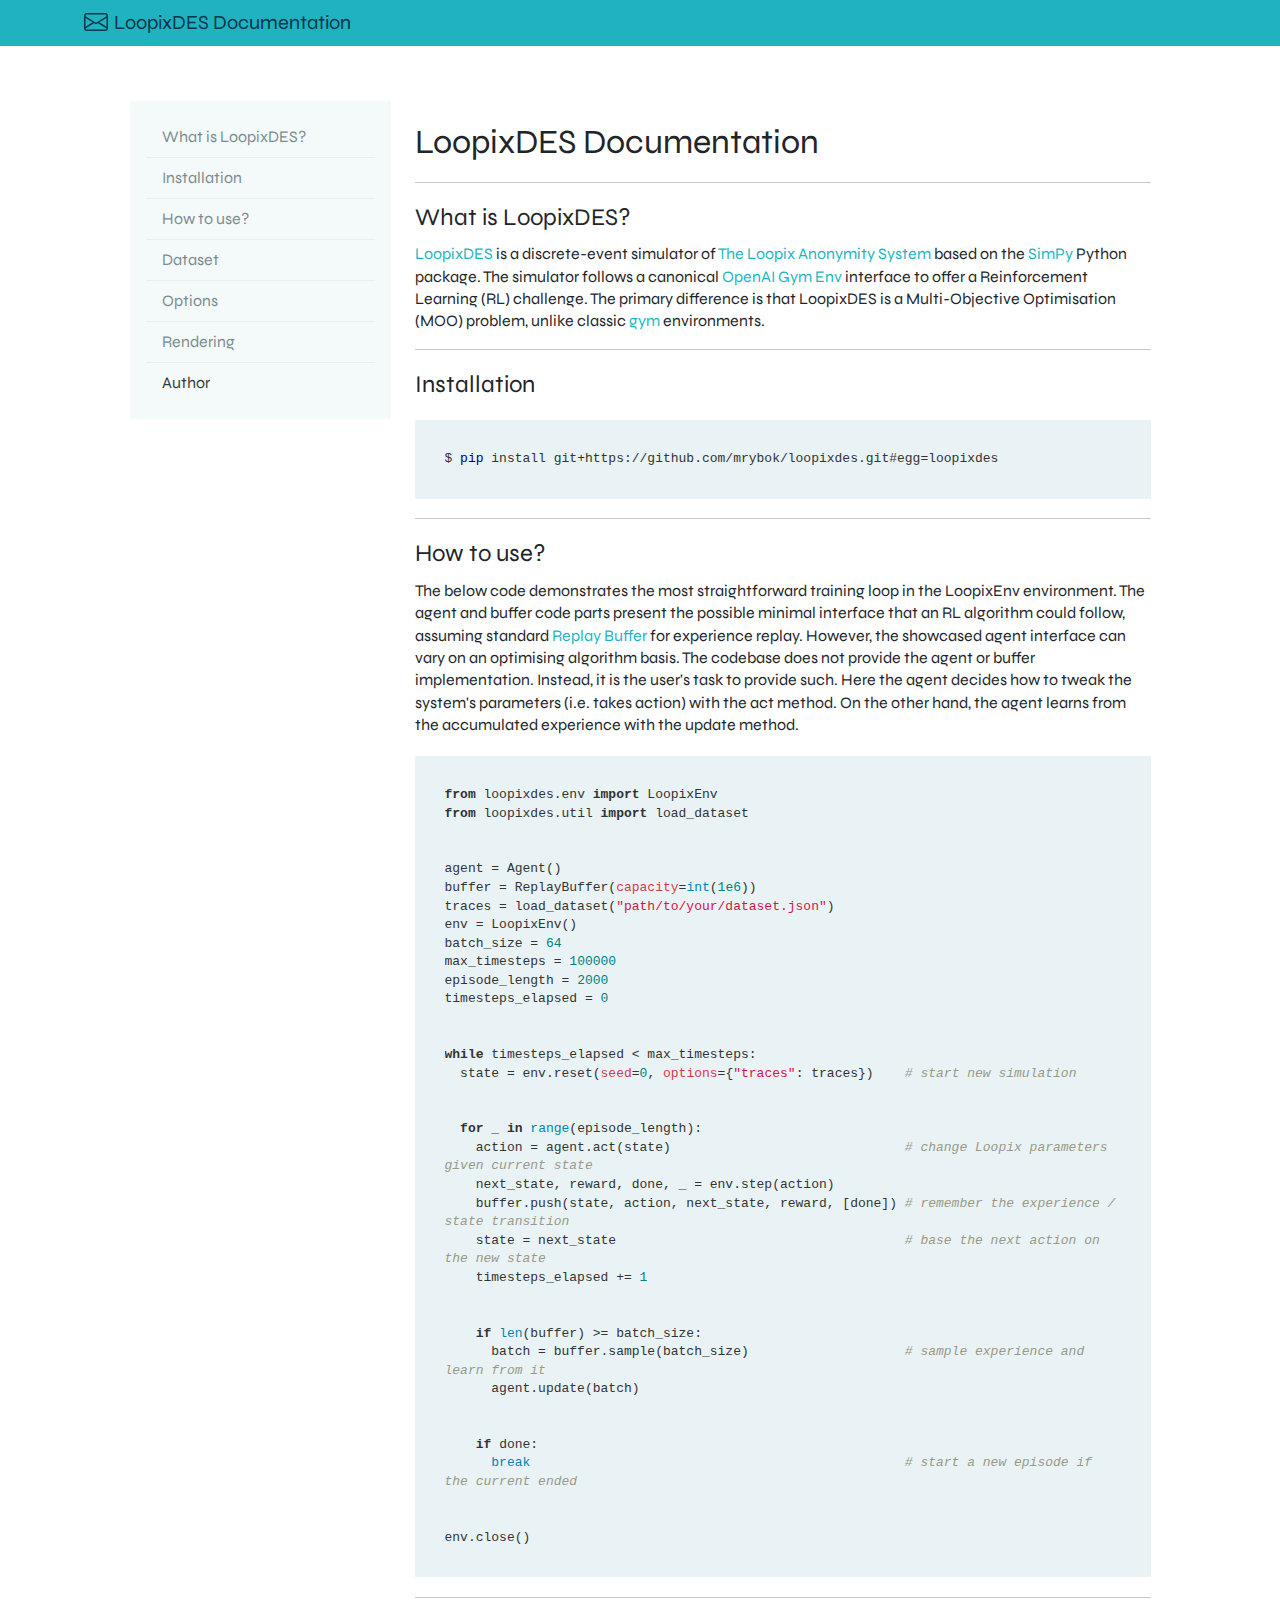
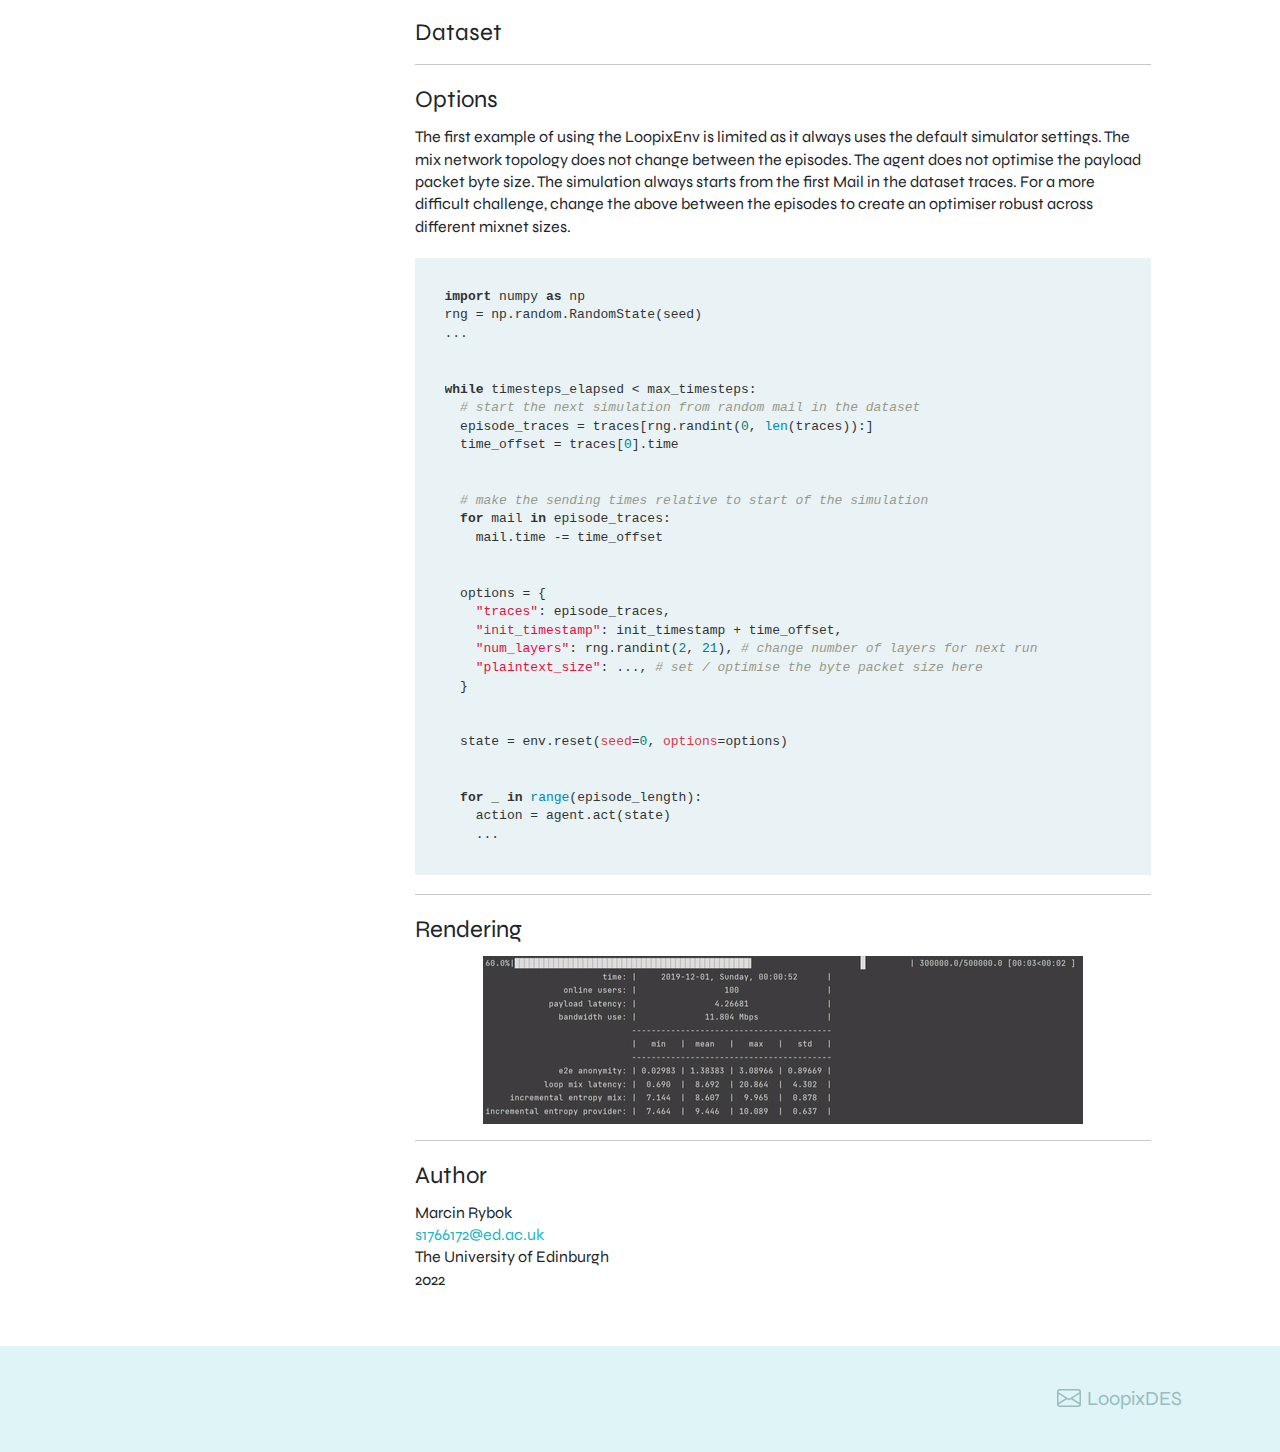
<file: docs/index.html>
<!doctype html>
<html lang="en">
  <head>
    <meta charset="utf-8">
    <meta name="viewport" content="width=device-width, initial-scale=1">
    <link href="./bootstrap/css/bootstrap.css" rel="stylesheet" crossorigin="anonymous">
    <link href="./highlight/styles/github.min.css" rel="stylesheet" crossorigin="anonymous">
    <link rel="preconnect" href="https://fonts.googleapis.com">
    <link rel="preconnect" href="https://fonts.gstatic.com" crossorigin>
    <link href="https://fonts.googleapis.com/css2?family=Syne&display=swap" rel="stylesheet">
    <link href="style.css" rel="stylesheet">
    <link rel="icon" type="image/x-icon" href="envelope.svg">

    <title>LoopixDES</title>
  </head>
  <body>
    <nav class="navbar" style="background-color: #20B2BF;">
      <div class="container">
        <div class="col-xs-6">
          <a class="navbar-brand" href="#" style="color: #00384d;">
            <svg xmlns="http://www.w3.org/2000/svg" width="28" height="28" fill="currentColor" class="bi bi-envelope pb-1" viewBox="0 0 16 16">
              <path d="M0 4a2 2 0 0 1 2-2h12a2 2 0 0 1 2 2v8a2 2 0 0 1-2 2H2a2 2 0 0 1-2-2V4Zm2-1a1 1 0 0 0-1 1v.217l7 4.2 7-4.2V4a1 1 0 0 0-1-1H2Zm13 2.383-4.708 2.825L15 11.105V5.383Zm-.034 6.876-5.64-3.471L8 9.583l-1.326-.795-5.64 3.47A1 1 0 0 0 2 13h12a1 1 0 0 0 .966-.741ZM1 11.105l4.708-2.897L1 5.383v5.722Z"/>
            </svg>
            LoopixDES Documentation
          </a>
        </div>
      </div>
    </nav>


    <div class="container">
      <div style="padding: 55px 0;">
        <div class="row justify-content-center">
          <div class="col-md-3">
            <nav id="scrollspy" class="navbar sticky-top flex-column align-items-stretch p-3" style="background-color: #f4f9fa;">
              <nav class="nav nav-pills flex-column">
                <a class="nav-link" href="#item-1">What is LoopixDES?</a>
                <hr>
                <a class="nav-link" href="#item-2">Installation</a>
                <hr>
                <a class="nav-link" href="#item-3">How to use?</a>
                <hr>
                <a class="nav-link" href="#item-4">Dataset</a>
                <hr>
                <a class="nav-link" href="#item-5">Options</a>
                <hr>
                <a class="nav-link" href="#item-6">Rendering</a>
                <hr>
                <a class="nav-link" href="#item-7">Author</a>
              </nav>
            </nav>
          </div>
          <div class="col-md-8" data-bs-spy="scroll" data-bs-target="#scrollspy" data-bs-offset="0" tabindex="0" style="position: relative;">
            <h1>
              LoopixDES Documentation
            </h1>
            <hr>
            <h2 id="item-1">
              What is LoopixDES?
            </h2>
            <p>
              <a href="https://github.com/Marti242/loopixdes">LoopixDES</a> is a discrete-event simulator of <a href="https://www.usenix.org/conference/usenixsecurity17/technical-sessions/presentation/piotrowska">The Loopix Anonymity System</a> based on the <a href="https://simpy.readthedocs.io/en/latest/index.html">SimPy</a> Python package.
              The simulator follows a canonical <a href="https://gym.openai.com/">OpenAI Gym</a> <a href="https://github.com/openai/gym/blob/master/gym/core.py">Env</a> interface to offer a Reinforcement Learning (RL) challenge.
              The primary difference is that LoopixDES is a Multi-Objective Optimisation (MOO) problem, unlike classic <a href="https://github.com/openai/gym">gym</a> environments.
            </p>
            <hr>
            <h2 id="item-2">
              Installation
            </h2>
            <pre class="highlight"><code class="hljs bash">$ <span class="hljs-attribute">pip</span> install git+https://github.com/mrybok/loopixdes.git#egg=loopixdes</code></pre>
            <hr>
            <h2 id="item-3">
              How to use?
            </h2>
            <p>
              The below code demonstrates the most straightforward training loop in the <span class="highlighter-rouge">LoopixEnv</span> environment.
              The agent and buffer code parts present the possible minimal interface that an RL algorithm could follow, assuming standard <a href="https://arxiv.org/abs/1511.05952">Replay Buffer</a> for experience replay.
              However, the showcased agent interface can vary on an optimising algorithm basis.
              The codebase does not provide the agent or buffer implementation.
              Instead, it is the user's task to provide such.
              Here the agent decides how to tweak the system's parameters (i.e. takes action) with the <span class="highlighter-rouge">act</span> method.
              On the other hand, the agent learns from the accumulated experience with the <span class="highlighter-rouge">update</span> method.
            </p>
            <pre class="highlight"><code class="hljs python"><span class="hljs-keyword">from</span> loopixdes.env <span class="hljs-keyword">import</span> LoopixEnv</code><code class="hljs python"><span class="hljs-keyword">from</span> loopixdes.util <span class="hljs-keyword">import</span> load_dataset</code>
              <code class="hljs python">agent = Agent()</code><code class="hljs python">buffer = ReplayBuffer(<span class="hljs-doctag">capacity</span>=<span class="hljs-built_in">int</span>(<span class="hljs-number">1e6</span>))</code><code class="hljs python">traces = load_dataset(<span class="hljs-string">"path/to/your/dataset.json"</span>)</code><code class="hljs python">env = LoopixEnv()</code><code class="hljs python">batch_size = <span class="hljs-number">64</span></code><code class="hljs python">max_timesteps = <span class="hljs-number">100000</span></code><code class="hljs python">episode_length = <span class="hljs-number">2000</span></code><code class="hljs python">timesteps_elapsed = <span class="hljs-number">0</span></code>
              <code class="hljs python"><span class="hljs-keyword">while</span> timesteps_elapsed < max_timesteps:</code><span class="d-none d-xl-block"><code class="hljs python">  state = env.reset(<span class="hljs-doctag">seed</span>=<span class="hljs-number">0</span>, <span class="hljs-doctag">options</span>={<span class="hljs-string">"traces"</span>: traces})    <span class="hljs-comment"># start new simulation</span></code>
              <code class="hljs python">  <span class="hljs-keyword">for</span> _ <span class="hljs-keyword">in</span> <span class="hljs-built_in">range</span>(episode_length):</code><code class="hljs python">    action = agent.act(state)                              <span class="hljs-comment"># change Loopix parameters given current state</span></code><code class="hljs python">    next_state, reward, done, _ = env.step(action)</code><code class="hljs python">    buffer.push(state, action, next_state, reward, [done]) <span class="hljs-comment"># remember the experience / state transition</span></code><code class="hljs python">    state = next_state                                     <span class="hljs-comment"># base the next action on the new state</span></code><code class="hljs python">    timesteps_elapsed += <span class="hljs-number">1</span></code>
              <code class="hljs python">    <span class="hljs-keyword">if</span> <span class="hljs-built_in">len</span>(buffer) >= batch_size:</code><code class="hljs python">      batch = buffer.sample(batch_size)                    <span class="hljs-comment"># sample experience and learn from it</span></code><code class="hljs python">      agent.update(batch)</code>
              <code class="hljs python">    <span class="hljs-keyword">if</span> done:</code><code class="hljs python">      <span class="hljs-built_in">break</span>                                                <span class="hljs-comment"># start a new episode if the current ended</span></code></span><span class="d-xl-none"><code class="hljs python">  <span class="hljs-comment"># start new simulation</span></code><code class="hljs python">  state = env.reset(<span class="hljs-doctag">seed</span>=<span class="hljs-number">0</span>, <span class="hljs-doctag">options</span>={<span class="hljs-string">"traces"</span>: traces})</code>
              <code class="hljs python">  <span class="hljs-keyword">for</span> _ <span class="hljs-keyword">in</span> <span class="hljs-built_in">range</span>(episode_length):</code><code class="hljs python">    action = agent.act(state) <span class="hljs-comment"># change Loopix parameters given current state</span></code><code class="hljs python">    next_state, reward, done, _ = env.step(action)</code><code class="hljs python">    <span class="hljs-comment"># remember the experience / state transition</span></code><code class="hljs python">    buffer.push(state, action, next_state, reward, [done])</code><code class="hljs python">    state = next_state <span class="hljs-comment"># base the next action on the new state</span></code><code class="hljs python">    timesteps_elapsed += <span class="hljs-number">1</span></code>
              <code class="hljs python">    <span class="hljs-keyword">if</span> <span class="hljs-built_in">len</span>(buffer) >= batch_size:</code><code class="hljs python">      batch = buffer.sample(batch_size) <span class="hljs-comment"># sample experience and learn from it</span></code><code class="hljs python">      agent.update(batch)</code>
              <code class="hljs python">    <span class="hljs-keyword">if</span> done:</code><code class="hljs python">      <span class="hljs-built_in">break</span> <span class="hljs-comment"># start a new episode if the current ended</span></code></span>
              <code class="hljs python">env.close()</code></pre>
            <hr>
            <h2 id="item-4">
              Dataset
            </h2>
            <hr>
            <h2 id="item-5">
              Options
            </h2>
            <p>
              The first example of using the <span class="highlighter-rouge">LoopixEnv</span> is limited as it always uses the default simulator settings.
              The mix network topology does not change between the episodes.
              The agent does not optimise the payload packet byte size.
              The simulation always starts from the first <span class="highlighter-rouge">Mail</span> in the dataset traces.
              For a more difficult challenge, change the above between the episodes to create an optimiser robust across different mixnet sizes.
            </p>
            <p>

            </p>
            <pre class="highlighte"><code class="hljs python"><span class="hljs-keyword">import</span> numpy <span class="hljs-keyword">as</span> np</code><code class="hljs python">rng = np.random.RandomState(seed)</code><code class="hljs python">...</code>
              <code class="hljs python"><span class="hljs-keyword">while</span> timesteps_elapsed < max_timesteps:</code><code class="hljs python"><span class="hljs-comment">  # start the next simulation from random mail in the dataset</span></code><code class="hljs python">  episode_traces = traces[rng.randint(<span class="hljs-number">0</span>, <span class="hljs-built_in">len</span>(traces)):]</code><code class="hljs python">  time_offset = traces[<span class="hljs-number">0</span>].time</code>
              <code class="hljs python"><span class="hljs-comment">  # make the sending times relative to start of the simulation</span></code><code class="hljs python">  <span class="hljs-keyword">for</span> mail <span class="hljs-keyword">in</span> episode_traces:</code><code class="hljs python">    mail.time -= time_offset</code>
              <code class="hljs python">  options = {</code><code class="hljs python"><span class="hljs-string">    "traces"</span>: episode_traces,</code><code class="hljs python">    <span class="hljs-string">"init_timestamp"</span>: init_timestamp + time_offset,</code><code class="hljs python"><span class="hljs-string">    "num_layers"</span>: rng.randint(<span class="hljs-number">2</span>, <span class="hljs-number">21</span>), <span class="hljs-comment"># change number of layers for next run</span></code><code class="hljs python">    <span class="hljs-string">"plaintext_size"</span>: ..., <span class="hljs-comment"># set / optimise the byte packet size here</span></code><code class="hljs python">  }</code>
              <code class="hljs python">  state = env.reset(<span class="hljs-doctag">seed</span>=<span class="hljs-number">0</span>, <span class="hljs-doctag">options</span>=options)</code>
              <code class="hljs python">  <span class="hljs-keyword">for</span> _ <span class="hljs-keyword">in</span> <span class="hljs-built_in">range</span>(episode_length):</code><code class="hljs python">    action = agent.act(state)</code><code class="hljs python">    ...</code></pre>
            <hr>
            <h2 id="item-6">
              Rendering
            </h2>
            <img src="tqdm_gif.gif" class="img-fluid mx-auto d-block" alt="...">
            <hr>
            <h2 id="item-7">
              Author
            </h2>
            <p class="m-0">
              Marcin Rybok
            </p>
            <p class="m-0">
              <a href="s1766172@ed.ac.uk">s1766172@ed.ac.uk</a>
            </p>
            <p class="m-0">The University of Edinburgh</p>
            <p class="m-0">
              2022
            </p>
          </div>
        </div>
      </div>
    </div>

    <nav class="navbar" style="background-color: #DEF4F6">
      <div class="container">
        <div class="col-sm-6">
        </div>
        <div class="col-sm-6 text-end" style="padding: 30px 0">
          <a class="navbar-brand" href="#" style="color: #99BCBF;">
            <svg xmlns="http://www.w3.org/2000/svg" width="28" height="28" fill="currentColor" class="bi bi-envelope pb-1" viewBox="0 0 16 16">
              <path d="M0 4a2 2 0 0 1 2-2h12a2 2 0 0 1 2 2v8a2 2 0 0 1-2 2H2a2 2 0 0 1-2-2V4Zm2-1a1 1 0 0 0-1 1v.217l7 4.2 7-4.2V4a1 1 0 0 0-1-1H2Zm13 2.383-4.708 2.825L15 11.105V5.383Zm-.034 6.876-5.64-3.471L8 9.583l-1.326-.795-5.64 3.47A1 1 0 0 0 2 13h12a1 1 0 0 0 .966-.741ZM1 11.105l4.708-2.897L1 5.383v5.722Z"/>
            </svg>
            LoopixDES
          </a>
        </div>
      </div>
    </nav>
    <script src="./bootstrap/js/bootstrap.bundle.js" crossorigin="anonymous"></script>
    <script src="./highlight/highlight.js" crossorigin="anonymous"></script>
    <script src="./main.js"></script>
  </body>
</html>
</file>
<file: docs/style.css>
body {
    font-family: 'Syne', sans-serif;
}

pre {
    border: 0;
    color: #333;
    padding: 30px;
    overflow: auto;
    margin: 1.5em 0;
    font-size: 13px;
    border-radius: 0;
    background: #e9f3f5;
    word-break: break-all;
    word-wrap: break-word;
    line-height: 1.42857143;
    font-family: Menlo,Monaco,Consolas,"Courier New",monospace;
}

.hljs {
    color: #333;
    display: block;
    overflow-x: auto;
    font-size: inherit;
    white-space: pre-wrap;
    padding: 0 !important;
    background: none !important;
}

/* width */
::-webkit-scrollbar {
  width: 7px;
}

/* Track */
::-webkit-scrollbar-track {
  background: #f4f9fa;
}

/* Handle */
::-webkit-scrollbar-thumb {
  background: #20B2BF;
}

/* Handle on hover */
::-webkit-scrollbar-thumb:hover {
  background: #198e98;
}

.nav-link {
    color: #7b8c90;
}

.nav-link:hover {
    color: #383838;
}

.nav-pills .nav-link.active {
    color: #383838;
    background: none;
}

nav hr {
    margin: 0;
    background: rgba(18, 65, 69, .2)
}

p {
    font-size: 16px;
    line-height: 1.4em;
    margin-bottom: 1em;
}

p a {
    color: #1bb5c2;
    text-decoration: none;
}

p a:focus, p a:hover {
    color: #1bb5c2;
    text-decoration: underline;
}

h1 {
    font-size: 34px;
    margin-top: 20px;
    font-weight: 400;
    line-height: 1.28em;
    margin-bottom: 0.5em;
}

h2 {
    font-size: 24px;
    margin-top: 20px;
    font-weight: 400;
    line-height: 1.28em;
    margin-bottom: 10px;
}

h3 {
    font-size: 20px;
    margin-top: 20px;
    font-weight: 400;
    line-height: 1.28em;
    margin-bottom: 10px;
}

.hljs-attribute {
    color: #000080;
}

.hljs-built_in {
    color: #0086b3;
}

.hljs-number {
    color: #008080;
}

.hljs-string {
    color: #d14;
}

.hljs-keyword {
    color: #333;
    font-weight: bold;
}

.hljs-comment {
    color: #998;
    font-style: italic;
}
</file>
<file: docs/highlight/styles/github.min.css>
pre code.hljs{display:block;overflow-x:auto;padding:1em}code.hljs{padding:3px 5px}/*!
  Theme: GitHub
  Description: Light theme as seen on github.com
  Author: github.com
  Maintainer: @Hirse
  Updated: 2021-05-15

  Outdated base version: https://github.com/primer/github-syntax-light
  Current colors taken from GitHub's CSS
*/.hljs{color:#24292e;background:#fff}.hljs-doctag,.hljs-keyword,.hljs-meta .hljs-keyword,.hljs-template-tag,.hljs-template-variable,.hljs-type,.hljs-variable.language_{color:#d73a49}.hljs-title,.hljs-title.class_,.hljs-title.class_.inherited__,.hljs-title.function_{color:#6f42c1}.hljs-attr,.hljs-attribute,.hljs-literal,.hljs-meta,.hljs-number,.hljs-operator,.hljs-selector-attr,.hljs-selector-class,.hljs-selector-id,.hljs-variable{color:#005cc5}.hljs-meta .hljs-string,.hljs-regexp,.hljs-string{color:#032f62}.hljs-built_in,.hljs-symbol{color:#e36209}.hljs-code,.hljs-comment,.hljs-formula{color:#6a737d}.hljs-name,.hljs-quote,.hljs-selector-pseudo,.hljs-selector-tag{color:#22863a}.hljs-subst{color:#24292e}.hljs-section{color:#005cc5;font-weight:700}.hljs-bullet{color:#735c0f}.hljs-emphasis{color:#24292e;font-style:italic}.hljs-strong{color:#24292e;font-weight:700}.hljs-addition{color:#22863a;background-color:#f0fff4}.hljs-deletion{color:#b31d28;background-color:#ffeef0}
</file>
